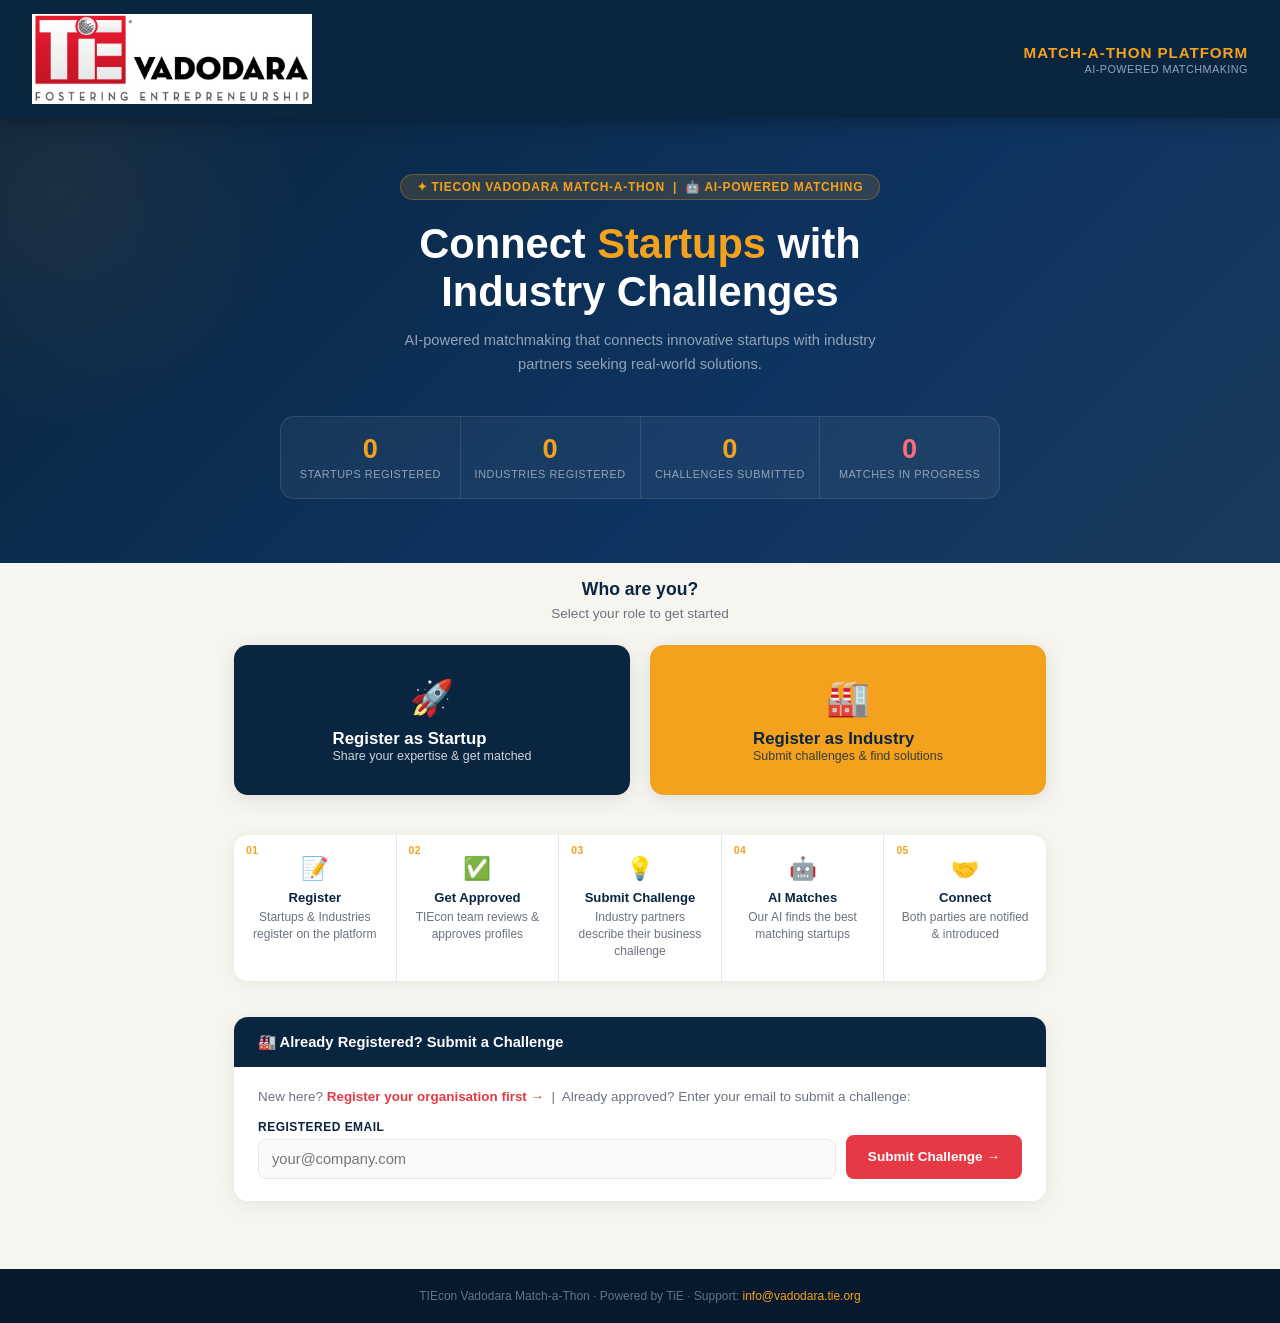
<file: index.html>
<!DOCTYPE html>
<html lang="en">
<head>
    <meta http-equiv="Content-Security-Policy" content="default-src 'self' https: data: blob:; script-src 'self' 'unsafe-inline' 'unsafe-eval' https:; style-src 'self' 'unsafe-inline' https:; img-src 'self' data: https: blob:; font-src 'self' data: https:; connect-src 'self' https: wss:; frame-ancestors 'none'; base-uri 'self'; object-src 'none';">
    <meta http-equiv="Referrer-Policy" content="strict-origin-when-cross-origin">

  <meta charset="UTF-8"/>
  <meta name="viewport" content="width=device-width, initial-scale=1.0"/>
  <title>TIEcon Vadodara Match-a-Thon</title>
  <link href="https://fonts.googleapis.com/css2?family=Syne:wght@400;600;700;800&family=DM+Sans:wght@300;400;500&display=swap" rel="stylesheet"/>
  <style>
    :root {
      --primary: #0a2540;
      --primary-light: #1a3a5c;
      --accent: #e63946;
      --gold: #f4a11d;
      --bg: #f7f5f0;
      --card: #ffffff;
      --text: #1a1a2e;
      --muted: #6b7280;
      --border: #e5e7eb;
      --success: #10b981;
      --radius: 14px;
    }

    * { box-sizing: border-box; margin: 0; padding: 0; }

    body {
      font-family: 'DM Sans', sans-serif;
      background: var(--bg);
      color: var(--text);
      min-height: 100vh;
      overflow-x: hidden;
    }

    /* HEADER */
    header {
      background: var(--primary);
      padding: 14px 32px;
      display: flex;
      align-items: center;
      justify-content: space-between;
      position: sticky;
      top: 0;
      z-index: 100;
      box-shadow: 0 2px 20px rgba(0,0,0,0.3);
    }

    .header-logo {
      height: auto;
      width: 280px;
      display: block;
      flex-shrink: 0;
    }

    .header-text {
      text-align: right;
      flex-shrink: 0;
    }

    .header-text .title {
      font-family: 'Syne', sans-serif;
      font-size: 0.95rem;
      font-weight: 800;
      color: #f4a11d;
      letter-spacing: 0.06em;
      text-transform: uppercase;
    }

    .header-text .sub {
      font-size: 0.68rem;
      color: #94a3b8;
      letter-spacing: 0.04em;
      text-transform: uppercase;
      margin-top: 2px;
    }

    /* HERO */
    .hero {
      background: linear-gradient(135deg, var(--primary) 0%, #0d3460 60%, #1a3a5c 100%);
      padding: 56px 40px 64px;
      text-align: center;
      position: relative;
      overflow: hidden;
    }

    .hero::before {
      content: '';
      position: absolute; top: -40%; left: -15%;
      width: 500px; height: 500px;
      background: radial-gradient(circle, rgba(244,161,29,0.07) 0%, transparent 70%);
      pointer-events: none;
    }

    .hero-tag {
      display: inline-block;
      background: rgba(244,161,29,0.15);
      border: 1px solid rgba(244,161,29,0.3);
      color: var(--gold); font-size: 0.75rem; font-weight: 600;
      padding: 5px 16px; border-radius: 20px;
      letter-spacing: 0.06em; text-transform: uppercase;
      margin-bottom: 20px;
      animation: fadeUp 0.5s ease both;
    }

    .hero h1 {
      font-family: 'Syne', sans-serif;
      font-size: clamp(1.6rem, 4vw, 2.6rem);
      font-weight: 800; color: white; line-height: 1.15;
      margin-bottom: 12px;
      animation: fadeUp 0.5s 0.1s ease both;
    }
    .hero h1 span { color: var(--gold); }

    .hero p {
      color: #94a3b8; font-size: 0.92rem;
      max-width: 480px; margin: 0 auto 40px;
      line-height: 1.65;
      animation: fadeUp 0.5s 0.2s ease both;
    }

    /* STATS */
    .stats-strip {
      display: flex; justify-content: center;
      max-width: 720px; margin: 0 auto;
      background: rgba(255,255,255,0.05);
      border: 1px solid rgba(255,255,255,0.1);
      border-radius: var(--radius); overflow: hidden;
      animation: fadeUp 0.5s 0.3s ease both;
    }

    .stat {
      flex: 1; padding: 18px 12px; text-align: center;
      border-right: 1px solid rgba(255,255,255,0.1);
    }
    .stat:last-child { border-right: none; }

    .stat-num {
      font-family: 'Syne', sans-serif;
      font-size: 1.7rem; font-weight: 800;
      line-height: 1; margin-bottom: 5px;
    }
    .stat-num.gold { color: var(--gold); }
    .stat-num.accent { color: #ff6b7a; }

    .stat-label {
      font-size: 0.68rem; color: #94a3b8;
      text-transform: uppercase; letter-spacing: 0.05em; font-weight: 500;
    }

    /* MAIN SECTION */
    .section {
      max-width: 860px;
      margin: -28px auto 0;
      padding: 0 24px 48px;
      position: relative; z-index: 2;
    }

    /* TWO BIG BUTTONS */
    .cta-title {
      font-family: 'Syne', sans-serif;
      font-size: 1.1rem; font-weight: 700;
      color: var(--primary); text-align: center;
      margin-top: 44px; margin-bottom: 6px;
    }

    .cta-sub {
      text-align: center; color: var(--muted);
      font-size: 0.85rem; margin-bottom: 24px;
    }

    .cta-buttons {
      display: grid;
      grid-template-columns: 1fr 1fr;
      gap: 20px;
      margin-bottom: 40px;
    }

    .cta-btn {
      display: flex;
      flex-direction: column;
      align-items: center;
      justify-content: center;
      gap: 10px;
      padding: 32px 20px;
      border-radius: var(--radius);
      text-decoration: none;
      font-family: 'Syne', sans-serif;
      font-weight: 700;
      font-size: 1rem;
      transition: transform 0.2s, box-shadow 0.2s;
      box-shadow: 0 4px 20px rgba(0,0,0,0.1);
      cursor: pointer;
      border: none;
    }
    .cta-btn:hover { transform: translateY(-3px); box-shadow: 0 10px 32px rgba(0,0,0,0.16); }

    .cta-btn .btn-icon { font-size: 2.2rem; }
    .cta-btn .btn-title { font-size: 1.05rem; }
    .cta-btn .btn-sub { font-size: 0.78rem; font-weight: 400; opacity: 0.8; font-family: 'DM Sans', sans-serif; }

    .btn-startup { background: var(--primary); color: white; }
    .btn-industry { background: var(--gold); color: var(--primary); }

    /* HOW IT WORKS */
    .how-strip {
      display: flex;
      gap: 0;
      background: var(--card);
      border-radius: var(--radius);
      box-shadow: 0 2px 16px rgba(0,0,0,0.06);
      overflow: hidden;
      margin-bottom: 36px;
    }

    .how-item {
      flex: 1;
      padding: 20px 16px;
      text-align: center;
      border-right: 1px solid var(--border);
      position: relative;
    }
    .how-item:last-child { border-right: none; }

    .how-icon { font-size: 1.4rem; margin-bottom: 8px; }
    .how-num {
      position: absolute; top: 10px; left: 12px;
      font-family: 'Syne', sans-serif;
      font-size: 0.65rem; font-weight: 800;
      color: var(--gold); letter-spacing: 0.04em;
    }
    .how-title {
      font-family: 'Syne', sans-serif;
      font-size: 0.82rem; font-weight: 700;
      color: var(--primary); margin-bottom: 4px;
    }
    .how-desc { font-size: 0.75rem; color: var(--muted); line-height: 1.45; }

    /* INDUSTRY LOGIN */
    .login-section {
      background: var(--card);
      border-radius: var(--radius);
      box-shadow: 0 4px 20px rgba(0,0,0,0.07);
      overflow: hidden;
    }

    .login-header {
      background: var(--primary); color: white;
      padding: 16px 24px;
      font-family: 'Syne', sans-serif;
      font-size: 0.92rem; font-weight: 700;
      display: flex; align-items: center; gap: 8px;
    }

    .login-body { padding: 22px 24px; }

    .login-body .note {
      font-size: 0.84rem; color: var(--muted); margin-bottom: 16px;
    }
    .login-body .note a { color: var(--accent); font-weight: 600; text-decoration: none; }

    .login-row { display: flex; gap: 10px; align-items: flex-end; }
    .login-row .fg { flex: 1; }

    label {
      display: block; font-size: 0.75rem; font-weight: 600;
      color: var(--primary); margin-bottom: 5px;
      text-transform: uppercase; letter-spacing: 0.04em;
    }

    input[type="email"] {
      width: 100%; padding: 11px 13px;
      border: 1.5px solid var(--border); border-radius: 8px;
      font-family: 'DM Sans', sans-serif; font-size: 0.92rem;
      color: var(--text); background: #fafafa; outline: none;
      transition: border-color 0.2s, box-shadow 0.2s;
    }
    input[type="email"]:focus {
      border-color: var(--gold);
      box-shadow: 0 0 0 3px rgba(244,161,29,0.12);
      background: white;
    }

    .btn-login {
      height: 44px; padding: 0 22px;
      background: var(--accent); color: white;
      border: none; border-radius: 8px;
      font-family: 'Syne', sans-serif; font-size: 0.85rem; font-weight: 700;
      cursor: pointer; transition: all 0.2s; white-space: nowrap;
      display: flex; align-items: center; gap: 6px;
    }
    .btn-login:hover { background: #c1121f; transform: translateY(-1px); }
    .btn-login:disabled { opacity: 0.5; cursor: not-allowed; transform: none; }

    .alert {
      padding: 9px 13px; border-radius: 8px;
      font-size: 0.82rem; margin-top: 10px; display: none;
    }
    .alert.show { display: block; }
    .alert-error { background: #fef2f2; border: 1px solid #fecaca; color: #b91c1c; }

    /* FOOTER */
    footer {
      background: #07192d; color: #64748b;
      text-align: center; padding: 20px;
      font-size: 0.75rem; margin-top: 20px;
    }
    footer a { color: var(--gold); text-decoration: none; }

    /* SPINNER */
    .spinner {
      width: 15px; height: 15px;
      border: 2px solid rgba(255,255,255,0.3);
      border-top-color: white; border-radius: 50%;
      animation: spin 0.7s linear infinite; display: none;
    }
    .spinner.show { display: inline-block; }

    @keyframes spin { to { transform: rotate(360deg); } }
    @keyframes fadeUp {
      from { opacity: 0; transform: translateY(16px); }
      to { opacity: 1; transform: translateY(0); }
    }

    /* ── MOBILE ── */
    @media (max-width: 600px) {

      /* Header fix — logo + text side by side without overlap */
      header {
        padding: 10px 14px;
        gap: 8px;
      }

      .header-logo {
        width: auto;
        max-width: 52%;   /* logo takes at most half the header */
        height: 36px;
        object-fit: contain;
        object-position: left center;
      }

      .header-text {
        flex: 1;
        text-align: right;
      }

      .header-text .title {
        font-size: 0.65rem;
        letter-spacing: 0.03em;
        line-height: 1.3;
      }

      .header-text .sub {
        font-size: 0.55rem;
        letter-spacing: 0.02em;
        margin-top: 1px;
      }

      /* Rest of mobile styles unchanged */
      .hero { padding: 36px 16px 52px; }
      .stats-strip { flex-wrap: wrap; }
      .stat { flex: 1 1 45%; border-bottom: 1px solid rgba(255,255,255,0.1); padding: 14px 8px; }
      .stat-num { font-size: 1.4rem; }
      .section { padding: 0 12px 32px; }
      .cta-buttons { grid-template-columns: 1fr; gap: 14px; }
      .cta-btn { padding: 24px 16px; flex-direction: row; justify-content: flex-start; gap: 16px; }
      .how-strip { flex-wrap: wrap; }
      .how-item { flex: 1 1 45%; }
      .login-row { flex-direction: column; }
      .btn-login { width: 100%; justify-content: center; }
      .login-body { padding: 16px; }
    }
  </style>
</head>
<body>

<!-- HEADER -->
<header>
  <img src="TiE_Vadodara_safe_margin.png" alt="TiE Vadodara" class="header-logo">
  <div class="header-text">
    <div class="title">Match-a-Thon Platform</div>
    <div class="sub">AI-Powered Matchmaking</div>
  </div>
</header>

<!-- HERO -->
<div class="hero">
  <div class="hero-tag">✦ TIEcon Vadodara Match-a-Thon &nbsp;|&nbsp; 🤖 AI-Powered Matching</div>
  <h1>Connect <span>Startups</span> with<br/>Industry Challenges</h1>
  <p>AI-powered matchmaking that connects innovative startups with industry partners seeking real-world solutions.</p>

  <div class="stats-strip">
    <div class="stat">
      <div class="stat-num gold" id="statStartups">—</div>
      <div class="stat-label">Startups Registered</div>
    </div>
    <div class="stat">
      <div class="stat-num gold" id="statIndustries">—</div>
      <div class="stat-label">Industries Registered</div>
    </div>
    <div class="stat">
      <div class="stat-num gold" id="statChallenges">—</div>
      <div class="stat-label">Challenges Submitted</div>
    </div>
    <div class="stat">
      <div class="stat-num accent" id="statMatched">—</div>
      <div class="stat-label">Matches in Progress</div>
    </div>
  </div>
</div>

<!-- MAIN -->
<div class="section">

  <div class="cta-title">Who are you?</div>
  <div class="cta-sub">Select your role to get started</div>

  <div class="cta-buttons">
    <a href="register-startup.html" class="cta-btn btn-startup">
      <span class="btn-icon">🚀</span>
      <div>
        <div class="btn-title">Register as Startup</div>
        <div class="btn-sub">Share your expertise & get matched</div>
      </div>
    </a>
    <a href="register-industry.html" class="cta-btn btn-industry">
      <span class="btn-icon">🏭</span>
      <div>
        <div class="btn-title">Register as Industry</div>
        <div class="btn-sub">Submit challenges & find solutions</div>
      </div>
    </a>
  </div>

  <!-- HOW IT WORKS -->
  <div class="how-strip">
    <div class="how-item">
      <div class="how-num">01</div>
      <div class="how-icon">📝</div>
      <div class="how-title">Register</div>
      <div class="how-desc">Startups & Industries register on the platform</div>
    </div>
    <div class="how-item">
      <div class="how-num">02</div>
      <div class="how-icon">✅</div>
      <div class="how-title">Get Approved</div>
      <div class="how-desc">TIEcon team reviews & approves profiles</div>
    </div>
    <div class="how-item">
      <div class="how-num">03</div>
      <div class="how-icon">💡</div>
      <div class="how-title">Submit Challenge</div>
      <div class="how-desc">Industry partners describe their business challenge</div>
    </div>
    <div class="how-item">
      <div class="how-num">04</div>
      <div class="how-icon">🤖</div>
      <div class="how-title">AI Matches</div>
      <div class="how-desc">Our AI finds the best matching startups</div>
    </div>
    <div class="how-item">
      <div class="how-num">05</div>
      <div class="how-icon">🤝</div>
      <div class="how-title">Connect</div>
      <div class="how-desc">Both parties are notified & introduced</div>
    </div>
  </div>

  <!-- INDUSTRY LOGIN -->
  <div class="login-section" id="industryLoginSection">
    <div class="login-header">🏭 Already Registered? Submit a Challenge</div>
    <div class="login-body">
      <p class="note">
        New here? <a href="register-industry.html">Register your organisation first →</a>
        &nbsp;|&nbsp; Already approved? Enter your email to submit a challenge:
      </p>
      <div class="login-row">
        <div class="fg">
          <label>Registered Email</label>
          <input type="email" id="loginEmail" placeholder="your@company.com"/>
        </div>
        <button class="btn-login" id="loginBtn" onclick="handleLogin()">
          <span class="spinner" id="loginSpinner"></span>
          <span id="loginBtnText">Submit Challenge →</span>
        </button>
      </div>
      <div class="alert alert-error" id="loginAlert"></div>
    </div>
  </div>

</div>

<footer>
  TIEcon Vadodara Match-a-Thon · Powered by TiE ·
  Support: <a href="mailto:info@vadodara.tie.org">info@vadodara.tie.org</a>
</footer>

<script>
  const SUPABASE_URL = 'https://wrzpgultvahxbrgooibn.supabase.co';
  const SUPABASE_KEY = 'eyJhbGciOiJIUzI1NiIsInR5cCI6IkpXVCJ9.eyJpc3MiOiJzdXBhYmFzZSIsInJlZiI6IndyenBndWx0dmFoeGJyZ29vaWJuIiwicm9sZSI6ImFub24iLCJpYXQiOjE3Nzc1Mzc2MTcsImV4cCI6MjA5MzExMzYxN30.sZM4GQiwom34d7TjeK_Jc_n8KYoC8VhI48jfq71dwb8';

  async function loadStats() {
    try {
      const h = { apikey: SUPABASE_KEY, Authorization: 'Bearer ' + SUPABASE_KEY };
      const [s, i, c, m] = await Promise.all([
        fetch(`${SUPABASE_URL}/rest/v1/tie_experts?select=id&status=eq.active`, { headers: h }).then(r => r.json()),
        fetch(`${SUPABASE_URL}/rest/v1/tie_industries?select=id&status=eq.active`, { headers: h }).then(r => r.json()),
        fetch(`${SUPABASE_URL}/rest/v1/tie_problems?select=id`, { headers: h }).then(r => r.json()),
        fetch(`${SUPABASE_URL}/rest/v1/tie_matches?select=id`, { headers: h }).then(r => r.json()),
      ]);
      animateCount('statStartups', s.length || 0);
      animateCount('statIndustries', i.length || 0);
      animateCount('statChallenges', c.length || 0);
      animateCount('statMatched', m.length || 0);
    } catch(e) {
      ['statStartups','statIndustries','statChallenges','statMatched'].forEach(id => {
        document.getElementById(id).textContent = '0';
      });
    }
  }

  function animateCount(id, target) {
    const el = document.getElementById(id);
    let cur = 0;
    const step = Math.max(1, Math.floor(target / 25));
    const t = setInterval(() => {
      cur = Math.min(cur + step, target);
      el.textContent = cur;
      if (cur >= target) clearInterval(t);
    }, 40);
  }

  async function handleLogin() {
    const email = document.getElementById('loginEmail').value.trim().toLowerCase();
    const alertEl = document.getElementById('loginAlert');
    alertEl.classList.remove('show');

    if (!email) {
      alertEl.textContent = 'Please enter your registered email.';
      alertEl.classList.add('show');
      return;
    }

    const btn = document.getElementById('loginBtn');
    const spinner = document.getElementById('loginSpinner');
    const btnText = document.getElementById('loginBtnText');
    btn.disabled = true;
    spinner.classList.add('show');
    btnText.textContent = 'Checking...';

    try {
      const res = await fetch(
        `${SUPABASE_URL}/rest/v1/tie_industries?email=eq.${encodeURIComponent(email)}&status=eq.active&select=id`,
        { headers: { apikey: SUPABASE_KEY, Authorization: 'Bearer ' + SUPABASE_KEY } }
      );
      const data = await res.json();

      if (!data || data.length === 0) {
        alertEl.textContent = 'Email not found or not yet approved. Please register first or contact support.';
        alertEl.classList.add('show');
        btn.disabled = false;
        spinner.classList.remove('show');
        btnText.textContent = 'Submit Challenge →';
        return;
      }

      window.location.href = `submit-challenge.html?email=${encodeURIComponent(email)}`;

    } catch(e) {
      alertEl.textContent = 'Network error. Please try again.';
      alertEl.classList.add('show');
      btn.disabled = false;
      spinner.classList.remove('show');
      btnText.textContent = 'Submit Challenge →';
    }
  }

  document.getElementById('loginEmail').addEventListener('keydown', e => {
    if (e.key === 'Enter') handleLogin();
  });

  loadStats();
</script>
</body>
</html>
</file>
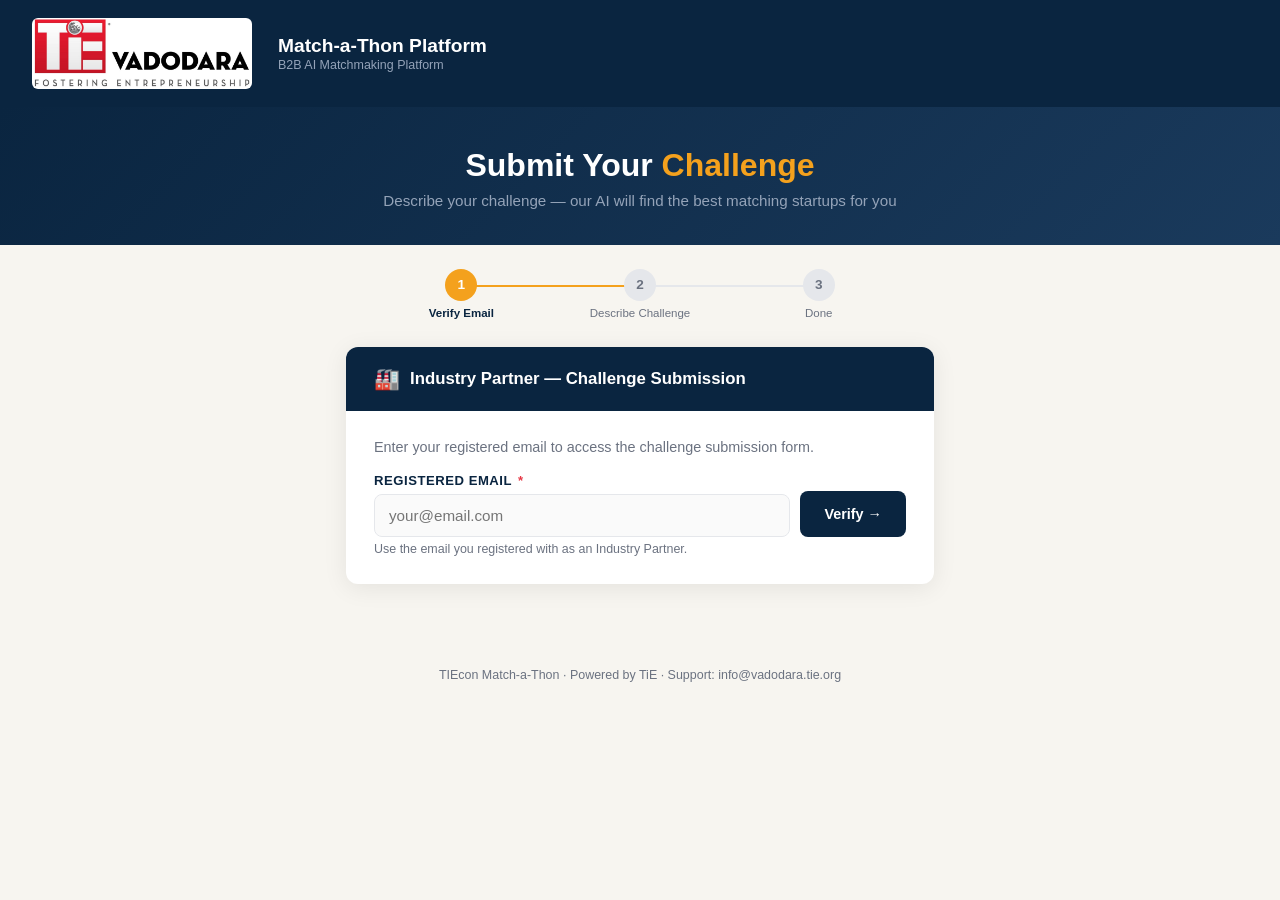
<file: submit-challenge.html>
<!DOCTYPE html>
<html lang="en">
<head>
    <meta http-equiv="Content-Security-Policy" content="default-src 'self' https: data: blob:; script-src 'self' 'unsafe-inline' 'unsafe-eval' https:; style-src 'self' 'unsafe-inline' https:; img-src 'self' data: https: blob:; font-src 'self' data: https:; connect-src 'self' https: wss:; frame-ancestors 'none'; base-uri 'self'; object-src 'none';">
    <meta http-equiv="Referrer-Policy" content="strict-origin-when-cross-origin">

  <meta charset="UTF-8" />
  <meta name="viewport" content="width=device-width, initial-scale=1.0"/>
  <title>Submit Challenge — TIEcon Match-a-Thon</title>
  <link href="https://fonts.googleapis.com/css2?family=Syne:wght@400;600;700;800&family=DM+Sans:wght@300;400;500&display=swap" rel="stylesheet"/>
  <style>
    :root {
      --primary: #0a2540;
      --accent: #e63946;
      --gold: #f4a11d;
      --bg: #f7f5f0;
      --card: #ffffff;
      --text: #1a1a2e;
      --muted: #6b7280;
      --border: #e5e7eb;
      --success: #10b981;
      --radius: 12px;
    }

    * { box-sizing: border-box; margin: 0; padding: 0; }

    body {
      font-family: 'DM Sans', sans-serif;
      background: var(--bg);
      color: var(--text);
      min-height: 100vh;
    }

    header {
      background: var(--primary);
      color: white;
      padding: 18px 32px;
      display: flex;
      align-items: center;
      gap: 14px;
    }
    header .brand { font-family: 'Syne', sans-serif; font-size: 1.2rem; font-weight: 700; }
    header .tagline { font-size: 0.78rem; color: #94a3b8; margin-top: 1px; }

    .hero {
      background: linear-gradient(135deg, var(--primary) 0%, #1a3a5c 100%);
      color: white;
      padding: 40px 32px 36px;
      text-align: center;
    }
    .hero h1 { font-family: 'Syne', sans-serif; font-size: 2rem; font-weight: 800; margin-bottom: 8px; }
    .hero h1 span { color: var(--gold); }
    .hero p { color: #94a3b8; font-size: 0.95rem; }

    .steps {
      display: flex; justify-content: center; gap: 0;
      padding: 24px 32px 0; max-width: 600px; margin: 0 auto;
    }
    .step { flex: 1; text-align: center; position: relative; }
    .step:not(:last-child)::after {
      content: ''; position: absolute; top: 16px; right: -50%;
      width: 100%; height: 2px; background: var(--border); z-index: 0;
    }
    .step.active:not(:last-child)::after { background: var(--gold); }
    .step-num {
      width: 32px; height: 32px; border-radius: 50%;
      background: var(--border); color: var(--muted);
      font-weight: 700; font-size: 0.85rem;
      display: flex; align-items: center; justify-content: center;
      margin: 0 auto 6px; position: relative; z-index: 1; transition: all 0.3s;
    }
    .step.active .step-num { background: var(--gold); color: white; }
    .step.done .step-num { background: var(--success); color: white; }
    .step-label { font-size: 0.72rem; color: var(--muted); font-weight: 500; }
    .step.active .step-label { color: var(--primary); font-weight: 600; }

    .container { max-width: 620px; margin: 28px auto 60px; padding: 0 16px; }

    .card {
      background: var(--card); border-radius: var(--radius);
      box-shadow: 0 4px 24px rgba(0,0,0,0.08); overflow: hidden;
    }

    .card-header {
      background: var(--primary); color: white;
      padding: 20px 28px; font-family: 'Syne', sans-serif;
      font-size: 1.05rem; font-weight: 700;
      display: flex; align-items: center; gap: 10px;
    }
    .card-header .icon { font-size: 1.3rem; }
    .card-body { padding: 28px; }

    .form-group { margin-bottom: 20px; }
    label {
      display: block; font-size: 0.82rem; font-weight: 600;
      color: var(--primary); margin-bottom: 6px;
      text-transform: uppercase; letter-spacing: 0.04em;
    }
    label span.req { color: var(--accent); margin-left: 2px; }

    input[type="email"], input[type="text"], textarea {
      width: 100%; padding: 12px 14px;
      border: 1.5px solid var(--border); border-radius: 8px;
      font-family: 'DM Sans', sans-serif; font-size: 0.95rem;
      color: var(--text); background: #fafafa;
      transition: border-color 0.2s, box-shadow 0.2s; outline: none;
    }
    input:focus, textarea:focus {
      border-color: var(--gold);
      box-shadow: 0 0 0 3px rgba(244,161,29,0.12); background: white;
    }
    input[readonly] { background: #f0f4f8; color: var(--muted); cursor: not-allowed; }
    textarea { resize: vertical; min-height: 110px; }
    .hint { font-size: 0.78rem; color: var(--muted); margin-top: 5px; }

    .verify-row { display: flex; gap: 10px; align-items: flex-end; }
    .verify-row .form-group { flex: 1; margin-bottom: 0; }

    .btn {
      display: inline-flex; align-items: center; gap: 8px;
      padding: 12px 24px; border-radius: 8px;
      font-family: 'Syne', sans-serif; font-size: 0.9rem; font-weight: 700;
      cursor: pointer; border: none; transition: all 0.2s; white-space: nowrap;
    }
    .btn-verify { background: var(--primary); color: white; height: 46px; }
    .btn-verify:hover { background: #1a3a5c; }
    .btn-submit {
      background: var(--accent); color: white; width: 100%;
      justify-content: center; padding: 14px; font-size: 1rem; margin-top: 8px;
    }
    .btn-submit:hover { background: #c1121f; transform: translateY(-1px); }
    .btn:disabled { opacity: 0.5; cursor: not-allowed; transform: none !important; }

    .alert {
      padding: 12px 16px; border-radius: 8px; font-size: 0.88rem;
      margin-bottom: 18px; display: none; align-items: flex-start; gap: 10px;
    }
    .alert.show { display: flex; }
    .alert-error { background: #fef2f2; border: 1px solid #fecaca; color: #b91c1c; }
    .alert-success { background: #f0fdf4; border: 1px solid #bbf7d0; color: #166534; }

    .verified-banner {
      background: #f0fdf4; border: 1px solid #bbf7d0;
      border-radius: 8px; padding: 14px 16px; margin-bottom: 22px;
      display: none; align-items: center; gap: 12px;
    }
    .verified-banner.show { display: flex; }
    .verified-banner .vcheck { font-size: 1.4rem; }
    .verified-banner .vname { font-weight: 700; color: #166534; font-size: 0.95rem; }
    .verified-banner .vorg { font-size: 0.82rem; color: #4b5563; }

    #challengeForm { display: none; }
    #challengeForm.show { display: block; }

    .divider { border: none; border-top: 1px dashed var(--border); margin: 24px 0; }

    .section-title {
      font-family: 'Syne', sans-serif; font-size: 0.95rem; font-weight: 700;
      color: var(--primary); margin-bottom: 18px;
      display: flex; align-items: center; gap: 8px;
    }

    .char-count { font-size: 0.75rem; color: var(--muted); text-align: right; margin-top: 4px; }
    .char-count.warn { color: var(--accent); }

    #successState { display: none; text-align: center; padding: 48px 28px; }
    #successState.show { display: block; }
    .success-icon { font-size: 4rem; margin-bottom: 16px; }
    .success-title { font-family: 'Syne', sans-serif; font-size: 1.5rem; font-weight: 800; color: var(--primary); margin-bottom: 10px; }
    .success-msg { color: var(--muted); font-size: 0.95rem; line-height: 1.6; }

    .spinner {
      width: 18px; height: 18px;
      border: 2px solid rgba(255,255,255,0.3);
      border-top-color: white; border-radius: 50%;
      animation: spin 0.7s linear infinite; display: none;
    }
    .spinner.show { display: inline-block; }
    @keyframes spin { to { transform: rotate(360deg); } }

    footer { text-align: center; padding: 24px; font-size: 0.78rem; color: var(--muted); }

    @media (max-width: 480px) {
      .hero h1 { font-size: 1.5rem; }
      .card-body { padding: 20px; }
      .verify-row { flex-direction: column; }
      .btn-verify { width: 100%; justify-content: center; }
    }
  </style>
</head>
<body>

<header>
  <img src="TiE_Vadodara_safe_margin.png" style="height:auto;width:220px;border-radius:6px;margin-right:12px;" alt="TiE Vadodara"/>
  <div>
    <div class="brand">Match-a-Thon Platform</div>
    <div class="tagline">B2B AI Matchmaking Platform</div>
  </div>
</header>

<div class="hero">
  <h1>Submit Your <span>Challenge</span></h1>
  <p>Describe your challenge — our AI will find the best matching startups for you</p>
</div>

<div class="steps" id="stepsBar">
  <div class="step active" id="step1">
    <div class="step-num">1</div>
    <div class="step-label">Verify Email</div>
  </div>
  <div class="step" id="step2">
    <div class="step-num">2</div>
    <div class="step-label">Describe Challenge</div>
  </div>
  <div class="step" id="step3">
    <div class="step-num">3</div>
    <div class="step-label">Done</div>
  </div>
</div>

<div class="container">
  <div class="card">
    <div class="card-header">
      <span class="icon">🏭</span>
      Industry Partner — Challenge Submission
    </div>

    <div class="card-body">

      <div class="alert alert-error" id="alertError">
        <span>⚠️</span><span id="alertErrorMsg">Error</span>
      </div>
      <div class="alert alert-success" id="alertSuccess">
        <span>✅</span><span id="alertSuccessMsg">Success</span>
      </div>

      <!-- STEP 1: EMAIL VERIFY -->
      <div id="verifySection">
        <p style="font-size:0.9rem; color:var(--muted); margin-bottom:18px;">
          Enter your registered email to access the challenge submission form.
        </p>
        <div class="verify-row">
          <div class="form-group">
            <label>Registered Email <span class="req">*</span></label>
            <input type="email" id="emailInput" placeholder="your@email.com" />
          </div>
          <button class="btn btn-verify" id="verifyBtn" onclick="verifyEmail()">
            <span class="spinner" id="verifySpinner"></span>
            <span id="verifyBtnText">Verify →</span>
          </button>
        </div>
        <p class="hint">Use the email you registered with as an Industry Partner.</p>
      </div>

      <!-- VERIFIED BANNER -->
      <div class="verified-banner" id="verifiedBanner">
        <span class="vcheck">✅</span>
        <div>
          <div class="vname" id="verifiedName"></div>
          <div class="vorg" id="verifiedOrg"></div>
        </div>
      </div>

      <!-- STEP 2: CHALLENGE FORM -->
      <div id="challengeForm">
        <hr class="divider"/>
        <div class="section-title">📋 Challenge Details</div>

        <div class="form-group">
          <label>Your Name</label>
          <input type="text" id="fieldName" readonly />
        </div>

        <div class="form-group">
          <label>Organisation</label>
          <input type="text" id="fieldOrg" readonly />
        </div>

        <div class="form-group">
          <label>Challenge Description <span class="req">*</span></label>
          <textarea id="fieldDescription" placeholder="Describe the business challenge you are facing. Be as specific as possible — what is the issue, what have you tried, what are the constraints?" maxlength="1000" oninput="updateChar('fieldDescription','descCount',1000)"></textarea>
          <div class="char-count" id="descCount">0 / 1000</div>
          <p class="hint">Min 50 characters. The more detail, the better the match.</p>
        </div>

        <div class="form-group">
          <label>Expected Outcome <span class="req">*</span></label>
          <textarea id="fieldOutcome" placeholder="What does success look like? What specific result or solution are you hoping to achieve?" maxlength="500" style="min-height:80px;" oninput="updateChar('fieldOutcome','outCount',500)"></textarea>
          <div class="char-count" id="outCount">0 / 500</div>
        </div>

        <button class="btn btn-submit" id="submitBtn" onclick="submitChallenge()">
          <span class="spinner" id="submitSpinner"></span>
          <span id="submitBtnText">🚀 Submit Challenge</span>
        </button>
      </div>

      <!-- SUCCESS STATE -->
      <div id="successState">
        <div class="success-icon">🎯</div>
        <div class="success-title">Challenge Submitted!</div>
        <p class="success-msg">
          Thank you! Your challenge has been received.<br/><br/>
          Our team will review it and our AI will match you with the best startups.<br/>
          You will be notified by email once matches are found.
        </p>
      </div>

    </div>
  </div>
</div>

<footer>
  TIEcon Match-a-Thon · Powered by TiE · Support: info@vadodara.tie.org
</footer>

<script>
  const SUPABASE_URL = 'https://wrzpgultvahxbrgooibn.supabase.co';
  const SUPABASE_KEY = 'eyJhbGciOiJIUzI1NiIsInR5cCI6IkpXVCJ9.eyJpc3MiOiJzdXBhYmFzZSIsInJlZiI6IndyenBndWx0dmFoeGJyZ29vaWJuIiwicm9sZSI6ImFub24iLCJpYXQiOjE3Nzc1Mzc2MTcsImV4cCI6MjA5MzExMzYxN30.sZM4GQiwom34d7TjeK_Jc_n8KYoC8VhI48jfq71dwb8';
  const APPSCRIPT_URL = 'https://script.google.com/macros/s/AKfycbznt3-twhxSbHXcpdIWiLRZm65sj9paH_SICcoZu1zkWs7m2fQjJogO4KrKfvOP7zIb/exec';

  let industryData = null;

  function showError(msg) {
    document.getElementById('alertErrorMsg').textContent = msg;
    document.getElementById('alertError').classList.add('show');
    document.getElementById('alertSuccess').classList.remove('show');
  }

  function clearAlerts() {
    document.getElementById('alertError').classList.remove('show');
    document.getElementById('alertSuccess').classList.remove('show');
  }

  function updateChar(fieldId, countId, max) {
    const len = document.getElementById(fieldId).value.length;
    const el = document.getElementById(countId);
    el.textContent = len + ' / ' + max;
    el.classList.toggle('warn', len > max * 0.9);
  }

  function setStep(n) {
    for (let i = 1; i <= 3; i++) {
      const el = document.getElementById('step' + i);
      el.classList.remove('active', 'done');
      if (i < n) el.classList.add('done');
      else if (i === n) el.classList.add('active');
    }
  }

  async function verifyEmail() {
    clearAlerts();
    const email = document.getElementById('emailInput').value.trim().toLowerCase();
    if (!email) { showError('Please enter your email.'); return; }

    const btn = document.getElementById('verifyBtn');
    const spinner = document.getElementById('verifySpinner');
    const btnText = document.getElementById('verifyBtnText');
    btn.disabled = true;
    spinner.classList.add('show');
    btnText.textContent = 'Checking...';

    try {
      const res = await fetch(
        `${SUPABASE_URL}/rest/v1/rpc/tie_check_industry_by_email`,
        { method: 'POST', headers: { 'apikey': SUPABASE_KEY, 'Authorization': 'Bearer ' + SUPABASE_KEY, 'Content-Type': 'application/json' },
          body: JSON.stringify({ p_email: email }) }
      );
      const data = await res.json();

      if (!data || data.length === 0) {
        showError('Email not found or your account is not yet approved. Please contact support.');
        btn.disabled = false;
        spinner.classList.remove('show');
        btnText.textContent = 'Verify →';
        return;
      }

      industryData = data[0];
      document.getElementById('verifiedName').textContent = '✓ ' + industryData.name;
      document.getElementById('verifiedOrg').textContent = industryData.organisation;
      document.getElementById('verifiedBanner').classList.add('show');
      document.getElementById('fieldName').value = industryData.name;
      document.getElementById('fieldOrg').value = industryData.organisation;
      document.getElementById('verifySection').style.display = 'none';
      document.getElementById('challengeForm').classList.add('show');
      setStep(2);

    } catch(e) {
      showError('Network error. Please try again.');
      btn.disabled = false;
      spinner.classList.remove('show');
      btnText.textContent = 'Verify →';
    }
  }

  async function submitChallenge() {
    clearAlerts();
    const description = document.getElementById('fieldDescription').value.trim();
    const outcome = document.getElementById('fieldOutcome').value.trim();

    if (!description || description.length < 50) {
      showError('Please describe your challenge in at least 50 characters.');
      return;
    }
    if (!outcome) {
      showError('Please describe your expected outcome.');
      return;
    }

    const btn = document.getElementById('submitBtn');
    const spinner = document.getElementById('submitSpinner');
    const btnText = document.getElementById('submitBtnText');
    btn.disabled = true;
    spinner.classList.add('show');
    btnText.textContent = 'Submitting...';

    try {
      const res = await fetch(`${SUPABASE_URL}/rest/v1/tie_problems`, {
        method: 'POST',
        headers: {
          'apikey': SUPABASE_KEY,
          'Authorization': 'Bearer ' + SUPABASE_KEY,
          'Content-Type': 'application/json',
          'Prefer': 'return=representation'
        },
        body: JSON.stringify({
          industry_id: industryData.id,
          description: description,
          expected_outcome: outcome,
          status: 'pending'
        })
      });

      const result = await res.json();
      if (!res.ok) throw new Error(result.message || result.error || 'Submission failed');

      try {
        await fetch(APPSCRIPT_URL, {
          method: 'POST',
          body: JSON.stringify({ name: industryData.name, email: industryData.email, type: 'problem' })
        });
      } catch(e) { console.warn('Email notification failed:', e); }

      document.getElementById('challengeForm').classList.remove('show');
      document.getElementById('verifiedBanner').classList.remove('show');
      document.getElementById('successState').classList.add('show');
      setStep(3);

    } catch(e) {
      showError('Submission failed: ' + e.message);
      btn.disabled = false;
      spinner.classList.remove('show');
      btnText.textContent = '🚀 Submit Challenge';
    }
  }

  document.getElementById('emailInput').addEventListener('keydown', function(e) {
    if (e.key === 'Enter') verifyEmail();
  });

  window.addEventListener('load', function() {
    const params = new URLSearchParams(window.location.search);
    const email = params.get('email');
    if (email) {
      document.getElementById('emailInput').value = email;
      verifyEmail();
    }
  });
</script>
</body>
</html>
</file>
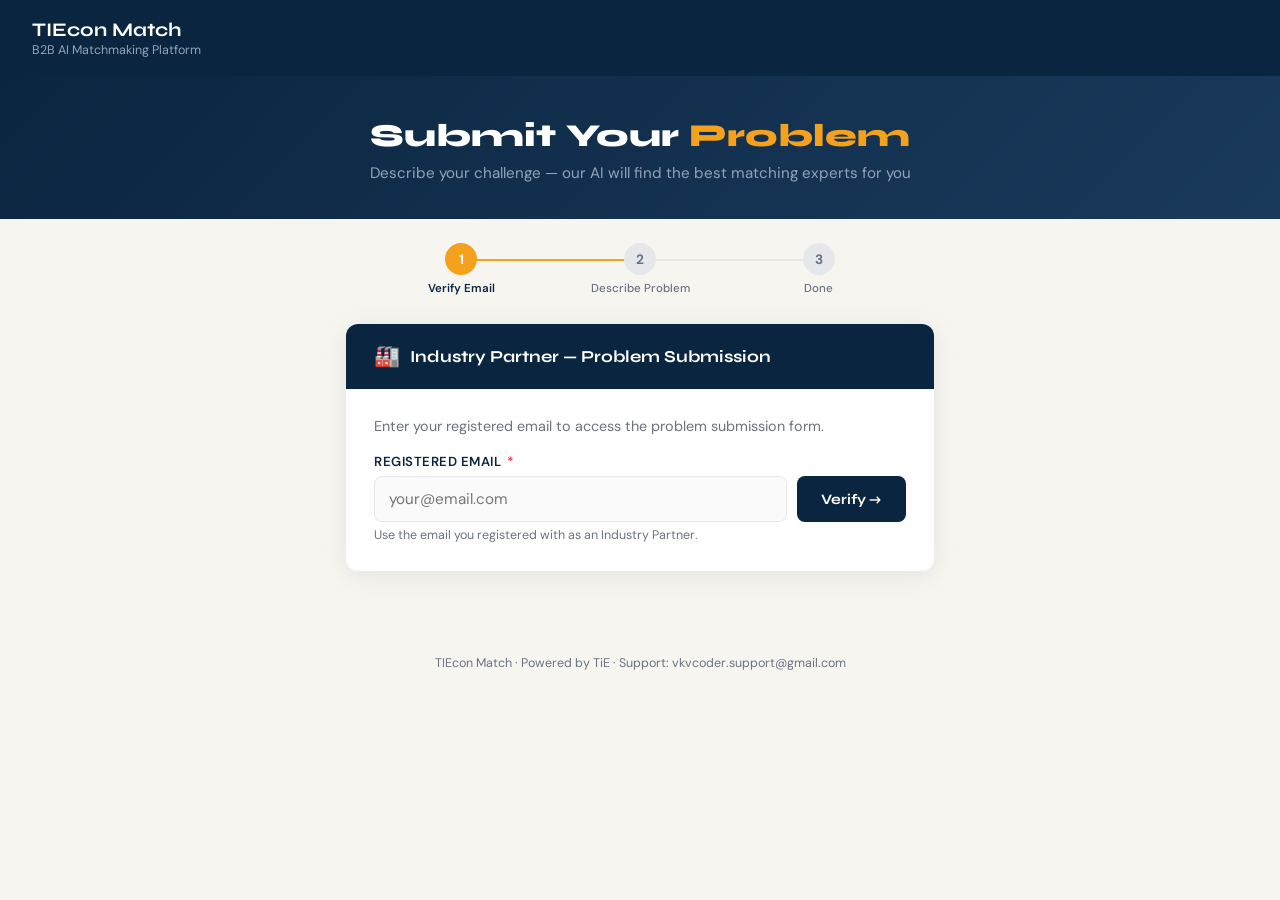
<file: submit-Challenge.html>
<!DOCTYPE html>
<html lang="en">
<head>
  <meta charset="UTF-8" />
  <meta name="viewport" content="width=device-width, initial-scale=1.0"/>
  <title>Submit Problem — TIEcon Match</title>
  <link href="https://fonts.googleapis.com/css2?family=Syne:wght@400;600;700;800&family=DM+Sans:wght@300;400;500&display=swap" rel="stylesheet"/>
  <style>
    :root {
      --primary: #0a2540;
      --accent: #e63946;
      --gold: #f4a11d;
      --bg: #f7f5f0;
      --card: #ffffff;
      --text: #1a1a2e;
      --muted: #6b7280;
      --border: #e5e7eb;
      --success: #10b981;
      --radius: 12px;
    }

    * { box-sizing: border-box; margin: 0; padding: 0; }

    body {
      font-family: 'DM Sans', sans-serif;
      background: var(--bg);
      color: var(--text);
      min-height: 100vh;
    }

    /* HEADER */
    header {
      background: var(--primary);
      color: white;
      padding: 18px 32px;
      display: flex;
      align-items: center;
      gap: 14px;
    }
    header img { height: 38px; }
    header .brand { font-family: 'Syne', sans-serif; font-size: 1.2rem; font-weight: 700; }
    header .tagline { font-size: 0.78rem; color: #94a3b8; margin-top: 1px; }

    /* HERO STRIP */
    .hero {
      background: linear-gradient(135deg, var(--primary) 0%, #1a3a5c 100%);
      color: white;
      padding: 40px 32px 36px;
      text-align: center;
    }
    .hero h1 {
      font-family: 'Syne', sans-serif;
      font-size: 2rem;
      font-weight: 800;
      margin-bottom: 8px;
    }
    .hero h1 span { color: var(--gold); }
    .hero p { color: #94a3b8; font-size: 0.95rem; }

    /* STEPS */
    .steps {
      display: flex;
      justify-content: center;
      gap: 0;
      padding: 24px 32px 0;
      max-width: 600px;
      margin: 0 auto;
    }
    .step {
      flex: 1;
      text-align: center;
      position: relative;
    }
    .step:not(:last-child)::after {
      content: '';
      position: absolute;
      top: 16px;
      right: -50%;
      width: 100%;
      height: 2px;
      background: var(--border);
      z-index: 0;
    }
    .step.active:not(:last-child)::after { background: var(--gold); }
    .step-num {
      width: 32px; height: 32px;
      border-radius: 50%;
      background: var(--border);
      color: var(--muted);
      font-weight: 700;
      font-size: 0.85rem;
      display: flex; align-items: center; justify-content: center;
      margin: 0 auto 6px;
      position: relative; z-index: 1;
      transition: all 0.3s;
    }
    .step.active .step-num { background: var(--gold); color: white; }
    .step.done .step-num { background: var(--success); color: white; }
    .step-label { font-size: 0.72rem; color: var(--muted); font-weight: 500; }
    .step.active .step-label { color: var(--primary); font-weight: 600; }

    /* MAIN CARD */
    .container {
      max-width: 620px;
      margin: 28px auto 60px;
      padding: 0 16px;
    }

    .card {
      background: var(--card);
      border-radius: var(--radius);
      box-shadow: 0 4px 24px rgba(0,0,0,0.08);
      overflow: hidden;
    }

    .card-header {
      background: var(--primary);
      color: white;
      padding: 20px 28px;
      font-family: 'Syne', sans-serif;
      font-size: 1.05rem;
      font-weight: 700;
      display: flex;
      align-items: center;
      gap: 10px;
    }
    .card-header .icon { font-size: 1.3rem; }

    .card-body { padding: 28px; }

    /* FORM */
    .form-group { margin-bottom: 20px; }
    label {
      display: block;
      font-size: 0.82rem;
      font-weight: 600;
      color: var(--primary);
      margin-bottom: 6px;
      text-transform: uppercase;
      letter-spacing: 0.04em;
    }
    label span.req { color: var(--accent); margin-left: 2px; }

    input[type="email"],
    input[type="text"],
    textarea {
      width: 100%;
      padding: 12px 14px;
      border: 1.5px solid var(--border);
      border-radius: 8px;
      font-family: 'DM Sans', sans-serif;
      font-size: 0.95rem;
      color: var(--text);
      background: #fafafa;
      transition: border-color 0.2s, box-shadow 0.2s;
      outline: none;
    }
    input:focus, textarea:focus {
      border-color: var(--gold);
      box-shadow: 0 0 0 3px rgba(244,161,29,0.12);
      background: white;
    }
    input[readonly] {
      background: #f0f4f8;
      color: var(--muted);
      cursor: not-allowed;
    }
    textarea { resize: vertical; min-height: 110px; }

    .hint { font-size: 0.78rem; color: var(--muted); margin-top: 5px; }

    /* VERIFY ROW */
    .verify-row {
      display: flex;
      gap: 10px;
      align-items: flex-end;
    }
    .verify-row .form-group { flex: 1; margin-bottom: 0; }

    /* BUTTONS */
    .btn {
      display: inline-flex;
      align-items: center;
      gap: 8px;
      padding: 12px 24px;
      border-radius: 8px;
      font-family: 'Syne', sans-serif;
      font-size: 0.9rem;
      font-weight: 700;
      cursor: pointer;
      border: none;
      transition: all 0.2s;
      white-space: nowrap;
    }
    .btn-verify {
      background: var(--primary);
      color: white;
      height: 46px;
    }
    .btn-verify:hover { background: #1a3a5c; }
    .btn-submit {
      background: var(--accent);
      color: white;
      width: 100%;
      justify-content: center;
      padding: 14px;
      font-size: 1rem;
      margin-top: 8px;
    }
    .btn-submit:hover { background: #c1121f; transform: translateY(-1px); }
    .btn:disabled { opacity: 0.5; cursor: not-allowed; transform: none !important; }

    /* ALERTS */
    .alert {
      padding: 12px 16px;
      border-radius: 8px;
      font-size: 0.88rem;
      margin-bottom: 18px;
      display: none;
      align-items: flex-start;
      gap: 10px;
    }
    .alert.show { display: flex; }
    .alert-error { background: #fef2f2; border: 1px solid #fecaca; color: #b91c1c; }
    .alert-success { background: #f0fdf4; border: 1px solid #bbf7d0; color: #166534; }
    .alert-info { background: #eff6ff; border: 1px solid #bfdbfe; color: #1e40af; }

    /* VERIFIED BANNER */
    .verified-banner {
      background: #f0fdf4;
      border: 1px solid #bbf7d0;
      border-radius: 8px;
      padding: 14px 16px;
      margin-bottom: 22px;
      display: none;
      align-items: center;
      gap: 12px;
    }
    .verified-banner.show { display: flex; }
    .verified-banner .vcheck { font-size: 1.4rem; }
    .verified-banner .vname { font-weight: 700; color: #166534; font-size: 0.95rem; }
    .verified-banner .vorg { font-size: 0.82rem; color: #4b5563; }

    /* FORM SECTION */
    #problemForm { display: none; }
    #problemForm.show { display: block; }

    .divider {
      border: none;
      border-top: 1px dashed var(--border);
      margin: 24px 0;
    }

    .section-title {
      font-family: 'Syne', sans-serif;
      font-size: 0.95rem;
      font-weight: 700;
      color: var(--primary);
      margin-bottom: 18px;
      display: flex;
      align-items: center;
      gap: 8px;
    }

    /* CHAR COUNT */
    .char-count {
      font-size: 0.75rem;
      color: var(--muted);
      text-align: right;
      margin-top: 4px;
    }
    .char-count.warn { color: var(--accent); }

    /* SUCCESS STATE */
    #successState {
      display: none;
      text-align: center;
      padding: 48px 28px;
    }
    #successState.show { display: block; }
    .success-icon { font-size: 4rem; margin-bottom: 16px; }
    .success-title {
      font-family: 'Syne', sans-serif;
      font-size: 1.5rem;
      font-weight: 800;
      color: var(--primary);
      margin-bottom: 10px;
    }
    .success-msg { color: var(--muted); font-size: 0.95rem; line-height: 1.6; }

    /* SPINNER */
    .spinner {
      width: 18px; height: 18px;
      border: 2px solid rgba(255,255,255,0.3);
      border-top-color: white;
      border-radius: 50%;
      animation: spin 0.7s linear infinite;
      display: none;
    }
    .spinner.show { display: inline-block; }
    @keyframes spin { to { transform: rotate(360deg); } }

    /* FOOTER */
    footer {
      text-align: center;
      padding: 24px;
      font-size: 0.78rem;
      color: var(--muted);
    }

    @media (max-width: 480px) {
      .hero h1 { font-size: 1.5rem; }
      .card-body { padding: 20px; }
      .verify-row { flex-direction: column; }
      .btn-verify { width: 100%; justify-content: center; }
    }
  </style>
</head>
<body>

<header>
  <div>
    <div class="brand">TIEcon Match</div>
    <div class="tagline">B2B AI Matchmaking Platform</div>
  </div>
</header>

<div class="hero">
  <h1>Submit Your <span>Problem</span></h1>
  <p>Describe your challenge — our AI will find the best matching experts for you</p>
</div>

<!-- STEPS -->
<div class="steps" id="stepsBar">
  <div class="step active" id="step1">
    <div class="step-num">1</div>
    <div class="step-label">Verify Email</div>
  </div>
  <div class="step" id="step2">
    <div class="step-num">2</div>
    <div class="step-label">Describe Problem</div>
  </div>
  <div class="step" id="step3">
    <div class="step-num">3</div>
    <div class="step-label">Done</div>
  </div>
</div>

<div class="container">
  <div class="card">
    <div class="card-header">
      <span class="icon">🏭</span>
      Industry Partner — Problem Submission
    </div>

    <div class="card-body">

      <!-- ALERTS -->
      <div class="alert alert-error" id="alertError">
        <span>⚠️</span><span id="alertErrorMsg">Error</span>
      </div>
      <div class="alert alert-success" id="alertSuccess">
        <span>✅</span><span id="alertSuccessMsg">Success</span>
      </div>

      <!-- STEP 1: EMAIL VERIFY -->
      <div id="verifySection">
        <p style="font-size:0.9rem; color:var(--muted); margin-bottom:18px;">
          Enter your registered email to access the problem submission form.
        </p>
        <div class="verify-row">
          <div class="form-group">
            <label>Registered Email <span class="req">*</span></label>
            <input type="email" id="emailInput" placeholder="your@email.com" />
          </div>
          <button class="btn btn-verify" id="verifyBtn" onclick="verifyEmail()">
            <span class="spinner" id="verifySpinner"></span>
            <span id="verifyBtnText">Verify →</span>
          </button>
        </div>
        <p class="hint">Use the email you registered with as an Industry Partner.</p>
      </div>

      <!-- VERIFIED BANNER -->
      <div class="verified-banner" id="verifiedBanner">
        <span class="vcheck">✅</span>
        <div>
          <div class="vname" id="verifiedName"></div>
          <div class="vorg" id="verifiedOrg"></div>
        </div>
      </div>

      <!-- STEP 2: PROBLEM FORM -->
      <div id="problemForm">
        <hr class="divider"/>
        <div class="section-title">📋 Problem Details</div>

        <div class="form-group">
          <label>Your Name</label>
          <input type="text" id="fieldName" readonly />
        </div>

        <div class="form-group">
          <label>Organisation</label>
          <input type="text" id="fieldOrg" readonly />
        </div>

        <div class="form-group">
          <label>Problem Description <span class="req">*</span></label>
          <textarea id="fieldDescription" placeholder="Describe the business problem or challenge you are facing. Be as specific as possible — what is the issue, what have you tried, what are the constraints?" maxlength="1000" oninput="updateChar('fieldDescription','descCount',1000)"></textarea>
          <div class="char-count" id="descCount">0 / 1000</div>
          <p class="hint">Min 50 characters. The more detail, the better the match.</p>
        </div>

        <div class="form-group">
          <label>Expected Outcome <span class="req">*</span></label>
          <textarea id="fieldOutcome" placeholder="What does success look like? What specific result or solution are you hoping to achieve?" maxlength="500" style="min-height:80px;" oninput="updateChar('fieldOutcome','outCount',500)"></textarea>
          <div class="char-count" id="outCount">0 / 500</div>
        </div>

        <button class="btn btn-submit" id="submitBtn" onclick="submitProblem()">
          <span class="spinner" id="submitSpinner"></span>
          <span id="submitBtnText">🚀 Submit Problem</span>
        </button>
      </div>

      <!-- SUCCESS STATE -->
      <div id="successState">
        <div class="success-icon">🎯</div>
        <div class="success-title">Problem Submitted!</div>
        <p class="success-msg">
          Thank you! Your problem has been received.<br/><br/>
          Our team will review it and our AI will match you with the best experts.<br/>
          You will be notified by email once matches are found.
        </p>
      </div>

    </div>
  </div>
</div>

<footer>
  TIEcon Match · Powered by TiE · Support: vkvcoder.support@gmail.com
</footer>

<script>
  const SUPABASE_URL = 'https://wrzpgultvahxbrgooibn.supabase.co';
  const SUPABASE_KEY = 'eyJhbGciOiJIUzI1NiIsInR5cCI6IkpXVCJ9.eyJpc3MiOiJzdXBhYmFzZSIsInJlZiI6IndyenBndWx0dmFoeGJyZ29vaWJuIiwicm9sZSI6ImFub24iLCJpYXQiOjE3Nzc1Mzc2MTcsImV4cCI6MjA5MzExMzYxN30.sZM4GQiwom34d7TjeK_Jc_n8KYoC8VhI48jfq71dwb8';
  const APPSCRIPT_URL = 'https://script.google.com/macros/s/AKfycbznt3-twhxSbHXcpdIWiLRZm65sj9paH_SICcoZu1zkWs7m2fQjJogO4KrKfvOP7zIb/exec';

  let industryData = null;

  function showError(msg) {
    document.getElementById('alertErrorMsg').textContent = msg;
    document.getElementById('alertError').classList.add('show');
    document.getElementById('alertSuccess').classList.remove('show');
  }

  function showSuccess(msg) {
    document.getElementById('alertSuccessMsg').textContent = msg;
    document.getElementById('alertSuccess').classList.add('show');
    document.getElementById('alertError').classList.remove('show');
  }

  function clearAlerts() {
    document.getElementById('alertError').classList.remove('show');
    document.getElementById('alertSuccess').classList.remove('show');
  }

  function updateChar(fieldId, countId, max) {
    const len = document.getElementById(fieldId).value.length;
    const el = document.getElementById(countId);
    el.textContent = len + ' / ' + max;
    el.classList.toggle('warn', len > max * 0.9);
  }

  function setStep(n) {
    for (let i = 1; i <= 3; i++) {
      const el = document.getElementById('step' + i);
      el.classList.remove('active', 'done');
      if (i < n) el.classList.add('done');
      else if (i === n) el.classList.add('active');
    }
  }

  async function verifyEmail() {
    clearAlerts();
    const email = document.getElementById('emailInput').value.trim().toLowerCase();
    if (!email) { showError('Please enter your email.'); return; }

    const btn = document.getElementById('verifyBtn');
    const spinner = document.getElementById('verifySpinner');
    const btnText = document.getElementById('verifyBtnText');
    btn.disabled = true;
    spinner.classList.add('show');
    btnText.textContent = 'Checking...';

    try {
      const res = await fetch(
        `${SUPABASE_URL}/rest/v1/tie_industries?email=eq.${encodeURIComponent(email)}&status=eq.active&select=id,name,organisation,email,phone`,
        {
          headers: {
            'apikey': SUPABASE_KEY,
            'Authorization': 'Bearer ' + SUPABASE_KEY
          }
        }
      );
      const data = await res.json();

      if (!data || data.length === 0) {
        showError('Email not found or your account is not yet approved. Please contact support.');
        btn.disabled = false;
        spinner.classList.remove('show');
        btnText.textContent = 'Verify →';
        return;
      }

      industryData = data[0];

      // Show verified banner
      document.getElementById('verifiedName').textContent = '✓ ' + industryData.name;
      document.getElementById('verifiedOrg').textContent = industryData.organisation;
      document.getElementById('verifiedBanner').classList.add('show');

      // Pre-fill form
      document.getElementById('fieldName').value = industryData.name;
      document.getElementById('fieldOrg').value = industryData.organisation;

      // Show form, hide verify section
      document.getElementById('verifySection').style.display = 'none';
      document.getElementById('problemForm').classList.add('show');

      setStep(2);

    } catch(e) {
      showError('Network error. Please try again.');
      btn.disabled = false;
      spinner.classList.remove('show');
      btnText.textContent = 'Verify →';
    }
  }

  async function submitProblem() {
    clearAlerts();

    const description = document.getElementById('fieldDescription').value.trim();
    const outcome = document.getElementById('fieldOutcome').value.trim();

    if (!description || description.length < 50) {
      showError('Please describe your problem in at least 50 characters.');
      return;
    }
    if (!outcome) {
      showError('Please describe your expected outcome.');
      return;
    }

    const btn = document.getElementById('submitBtn');
    const spinner = document.getElementById('submitSpinner');
    const btnText = document.getElementById('submitBtnText');
    btn.disabled = true;
    spinner.classList.add('show');
    btnText.textContent = 'Submitting...';

    try {
      // Insert into tie_problems
      const res = await fetch(`${SUPABASE_URL}/rest/v1/tie_problems`, {
        method: 'POST',
        headers: {
          'apikey': SUPABASE_KEY,
          'Authorization': 'Bearer ' + SUPABASE_KEY,
          'Content-Type': 'application/json',
          'Prefer': 'return=representation'
        },
        body: JSON.stringify({
          industry_id: industryData.id,
          description: description,
          expected_outcome: outcome,
          status: 'pending'
        })
      });

      const result = await res.json();

      if (!res.ok) {
        throw new Error(result.message || result.error || 'Submission failed');
      }

      // Send acknowledgement email via AppScript
      try {
        await fetch(APPSCRIPT_URL, {
          method: 'POST',
          body: JSON.stringify({
            name: industryData.name,
            email: industryData.email,
            type: 'problem'
          })
        });
      } catch(e) {
        // Email failure is non-blocking
        console.warn('Email notification failed:', e);
      }

      // Show success
      document.getElementById('problemForm').classList.remove('show');
      document.getElementById('verifiedBanner').classList.remove('show');
      document.getElementById('successState').classList.add('show');
      setStep(3);

    } catch(e) {
      showError('Submission failed: ' + e.message);
      btn.disabled = false;
      spinner.classList.remove('show');
      btnText.textContent = '🚀 Submit Problem';
    }
  }

  // Allow Enter key on email field
  document.getElementById('emailInput').addEventListener('keydown', function(e) {
    if (e.key === 'Enter') verifyEmail();
  });
</script>
</body>
</html>
</file>
